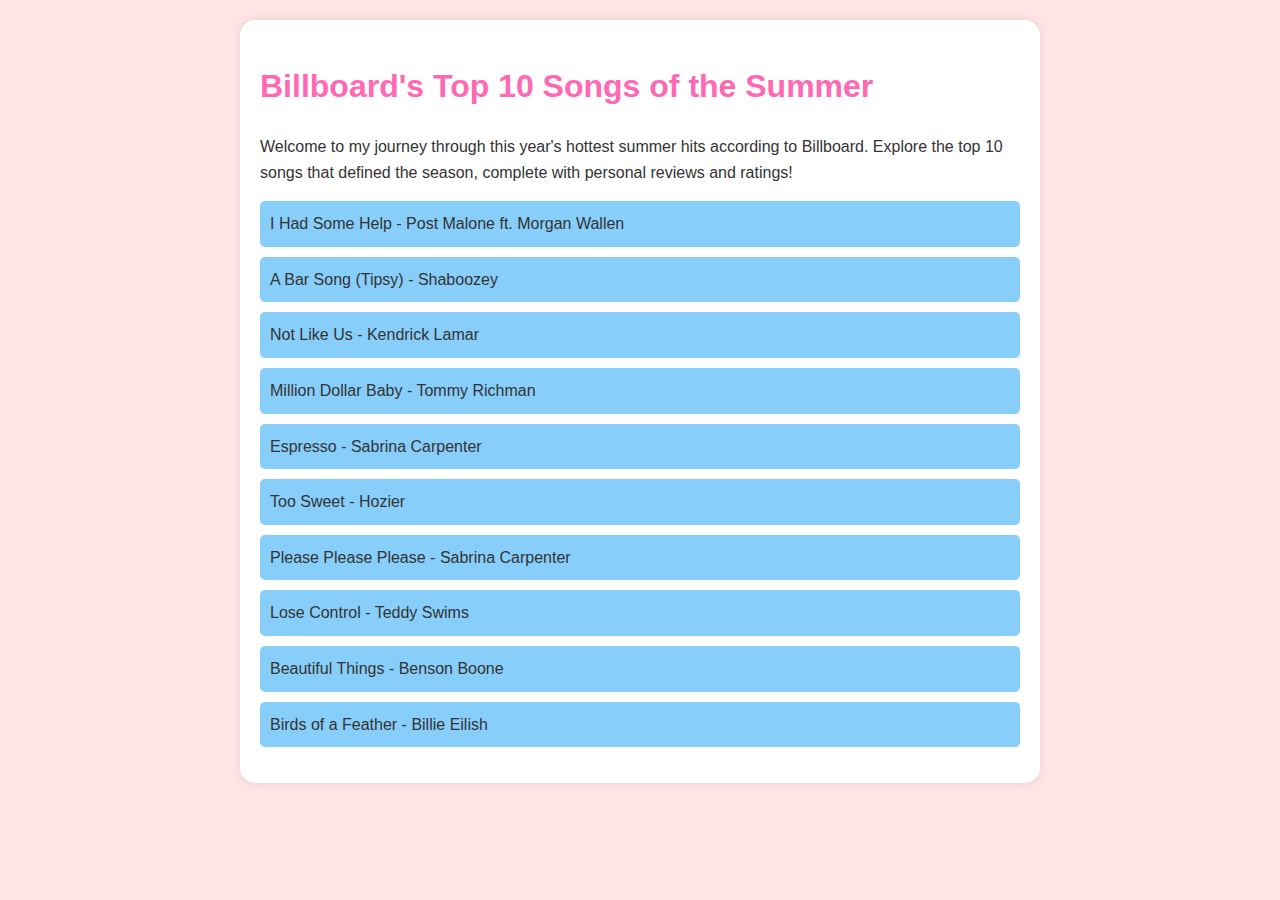
<file: index.html>
<!DOCTYPE html>
<html lang="en">
<head>
    <meta charset="UTF-8">
    <meta name="viewport" content="width=device-width, initial-scale=1.0">
    <title>Billboard's Song of the Summer</title>
    <style>
        body {
            font-family: 'Comic Sans MS', cursive, sans-serif;
            background-color: #FFE5E5;
            color: #333;
            line-height: 1.6;
            padding: 20px;
            max-width: 800px;
            margin: 0 auto;
        }
        h1, h2, h3 {
            color: #FF69B4;
        }
        .container {
            background-color: #FFF;
            border-radius: 15px;
            padding: 20px;
            box-shadow: 0 0 10px rgba(0,0,0,0.1);
        }
        .song-list {
            list-style-type: none;
            padding: 0;
        }
        .song-list li {
            margin-bottom: 10px;
        }
        .song-list a {
            display: block;
            padding: 10px;
            background-color: #87CEFA;
            color: #333;
            text-decoration: none;
            border-radius: 5px;
            transition: background-color 0.3s;
        }
        .song-list a:hover {
            background-color: #00CED1;
        }
        .back-link {
            display: inline-block;
            margin-top: 20px;
            padding: 10px 15px;
            background-color: #98FB98;
            color: #333;
            text-decoration: none;
            border-radius: 5px;
            transition: background-color 0.3s;
        }
        .back-link:hover {
            background-color: #00FF7F;
        }
        .cover-image {
            max-width: 100%;
            height: auto;
            border-radius: 10px;
            margin-bottom: 20px;
        }
        .rating {
            font-size: 24px;
            font-weight: bold;
            color: #FFD700;
        }
    </style>
</head>
<body>
    <div class="container">
        <h1>Billboard's Top 10 Songs of the Summer</h1>
        <p>Welcome to my journey through this year's hottest summer hits according to Billboard. Explore the top 10 songs that defined the season, complete with personal reviews and ratings!</p>
        <ul class="song-list">
            <li><a href="song1.html">I Had Some Help - Post Malone ft. Morgan Wallen</a></li>
            <li><a href="song2.html">A Bar Song (Tipsy) - Shaboozey</a></li>
            <li><a href="song3.html">Not Like Us - Kendrick Lamar</a></li>
            <li><a href="song4.html">Million Dollar Baby - Tommy Richman</a></li>
            <li><a href="song5.html">Espresso - Sabrina Carpenter</a></li>
            <li><a href="song6.html">Too Sweet - Hozier</a></li>
            <li><a href="song7.html">Please Please Please - Sabrina Carpenter</a></li>
            <li><a href="song8.html">Lose Control - Teddy Swims</a></li>
            <li><a href="song9.html">Beautiful Things - Benson Boone</a></li>
            <li><a href="song10.html">Birds of a Feather - Billie Eilish</a></li>
        </ul>
    </div>
</body>
</html>


<!DOCTYPE html>
<html lang="en">
<head>
    <meta charset="UTF-8">
    <meta name="viewport" content="width=device-width, initial-scale=1.0">
    <title>Song Title - Billboard's Song of the Summer</title>
    <link rel="stylesheet" href="styles.css">
</head>
</file>
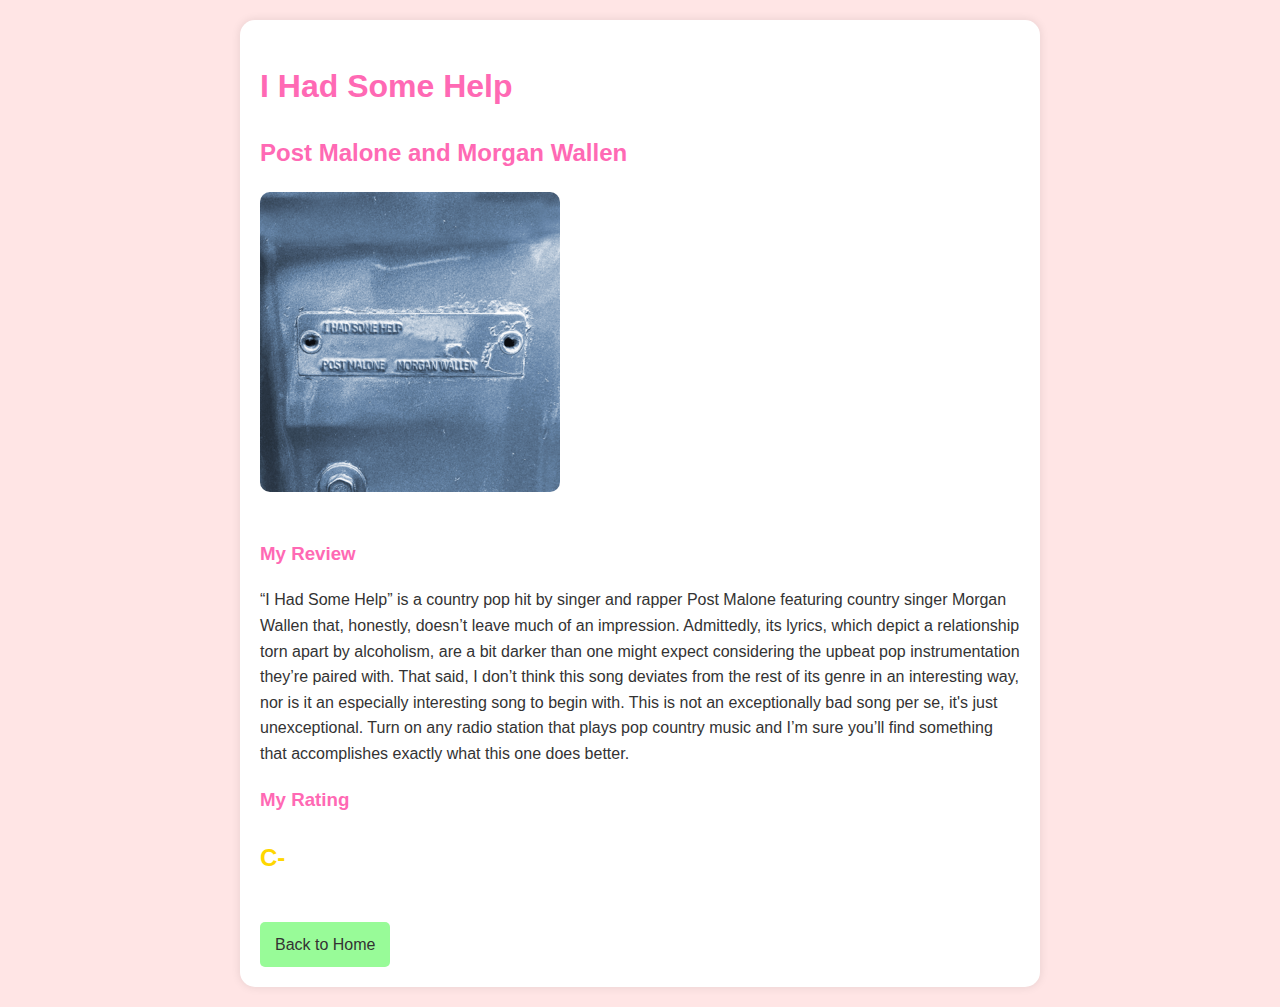
<file: song1.html>
<!DOCTYPE html>
<html lang="en">
<head>
    <meta charset="UTF-8">
    <meta name="viewport" content="width=device-width, initial-scale=1.0">
    <title>Song Title - Billboard's Song of the Summer</title>
    <link rel="stylesheet" href="styles.css">
</head>
<body>
    <div class="container">
        <h1>I Had Some Help</h1>
        <h2>Post Malone and Morgan Wallen</h2>
        <img src="help.png" alt="Album cover for Post Malone's "I Had Some Help" featuring Morgan Wallen" class="cover-image">
        <h3>My Review</h3>
        <p>“I Had Some Help” is a country pop hit by singer and rapper Post Malone featuring country singer Morgan Wallen that, honestly, doesn’t leave much of an impression. Admittedly, its lyrics, which depict a relationship torn apart by alcoholism, are a bit darker than one might expect considering the upbeat pop instrumentation they’re paired with. That said, I don’t think this song deviates from the rest of its genre in an interesting way, nor is it an especially interesting song to begin with. This is not an exceptionally bad song per se, it's just unexceptional. Turn on any radio station that plays pop country music and I’m sure you’ll find something that accomplishes exactly what this one does better.</p>
        <h3>My Rating</h3>
        <p class="rating">C-</p>
        <a href="index.html" class="back-link">Back to Home</a>
    </div>
</body>
</html>
</file>
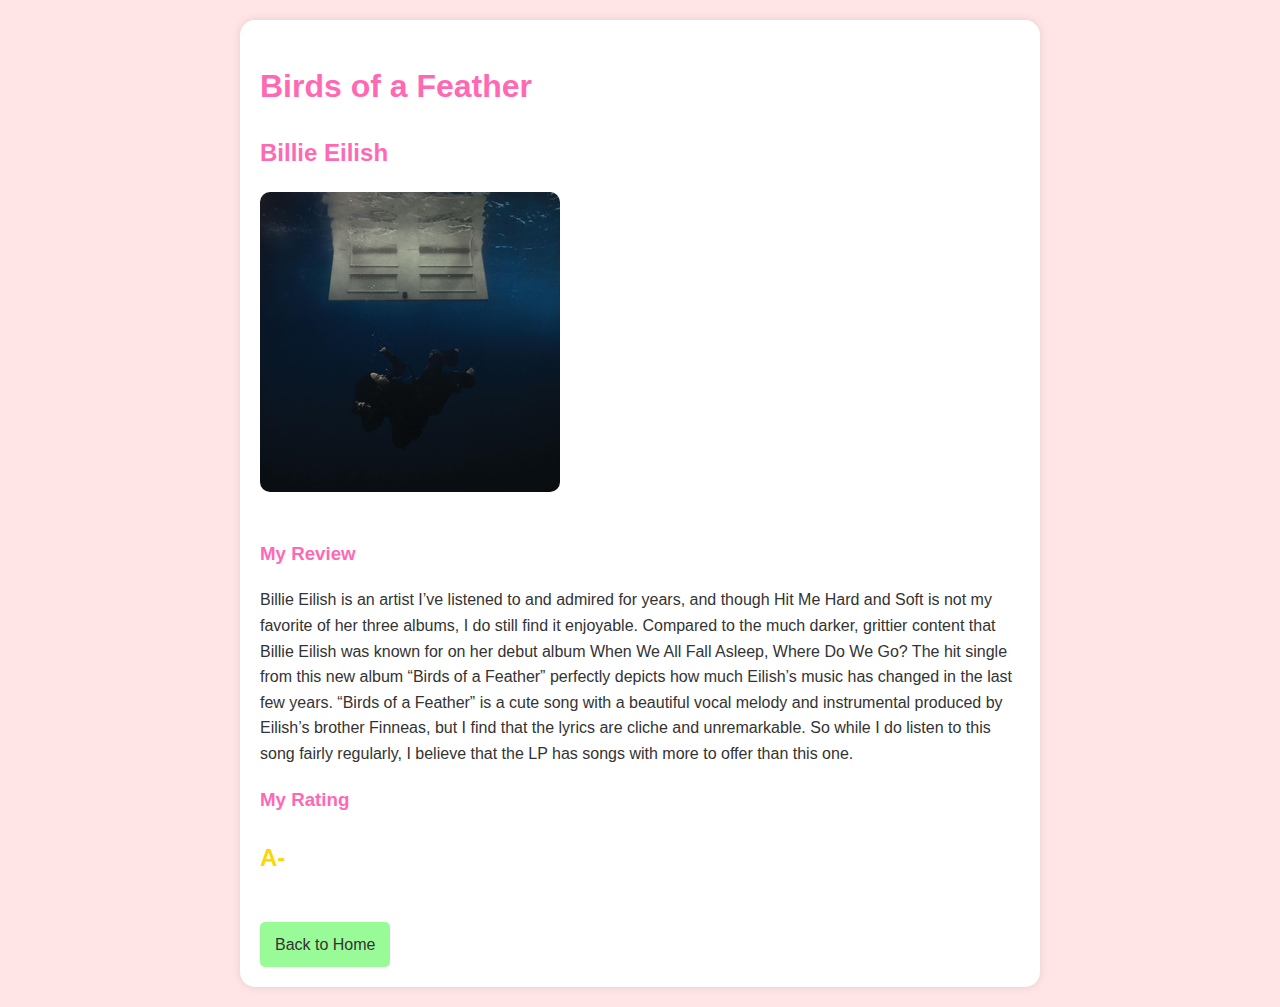
<file: song10.html>
<!DOCTYPE html>
<html lang="en">
<head>
    <meta charset="UTF-8">
    <meta name="viewport" content="width=device-width, initial-scale=1.0">
    <title>Song Title - Billboard's Song of the Summer</title>
    <link rel="stylesheet" href="styles.css">
</head>
<body>
    <div class="container">
        <h1>Birds of a Feather</h1>
        <h2>Billie Eilish</h2>
        <img src="birds-of.png" alt="Song Cover" class="cover-image">
        <h3>My Review</h3>
        <p>Billie Eilish is an artist I’ve listened to and admired for years, and though Hit Me Hard and Soft is not my favorite of her three albums, I do still find it enjoyable. Compared to the much darker, grittier content that Billie Eilish was known for on her debut album When We All Fall Asleep, Where Do We Go? The hit single from this new album “Birds of a Feather” perfectly depicts how much Eilish’s music has changed in the last few years. “Birds of a Feather” is a cute song with a beautiful vocal melody and instrumental produced by Eilish’s brother Finneas, but I find that the lyrics are cliche and unremarkable. So while I do listen to this song fairly regularly, I believe that the LP has songs with more to offer than this one.</p>
        <h3>My Rating</h3>
        <p class="rating">A-</p>
        <a href="index.html" class="back-link">Back to Home</a>
    </div>
</body>
</html>
</file>
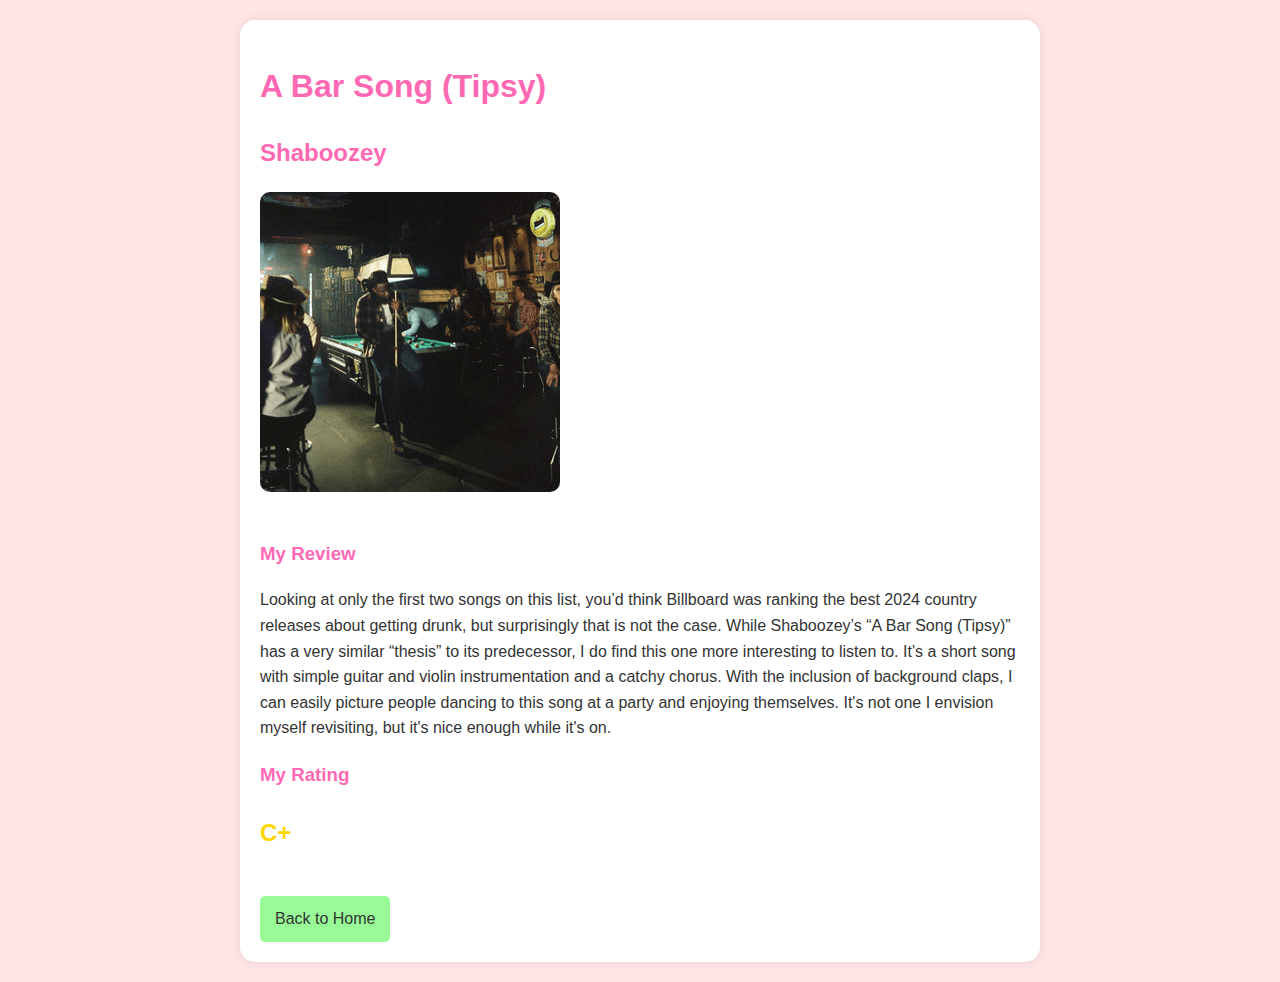
<file: song2.html>
<!DOCTYPE html>
<html lang="en">
<head>
    <meta charset="UTF-8">
    <meta name="viewport" content="width=device-width, initial-scale=1.0">
    <title>Song Title - Billboard's Song of the Summer</title>
    <link rel="stylesheet" href="styles.css">
</head>
<body>
    <div class="container">
        <h1>A Bar Song (Tipsy)</h1>
        <h2>Shaboozey</h2>
        <img src="bar-song.png" alt="Album cover for Shaboozey's single "A Bar Song (Tipsy)"" class="cover-image">
        <h3>My Review</h3>
        <p>Looking at only the first two songs on this list, you’d think Billboard was ranking the best 2024 country releases about getting drunk, but surprisingly that is not the case. While Shaboozey’s “A Bar Song (Tipsy)” has a very similar “thesis” to its predecessor, I do find this one more interesting to listen to. It’s a short song with simple guitar and violin instrumentation and a catchy chorus. With the inclusion of background claps, I can easily picture people dancing to this song at a party and enjoying themselves. It's not one I envision myself revisiting, but it's nice enough while it's on.</p>
        <h3>My Rating</h3>
        <p class="rating">C+</p>
        <a href="index.html" class="back-link">Back to Home</a>
    </div>
</body>
</html>
</file>
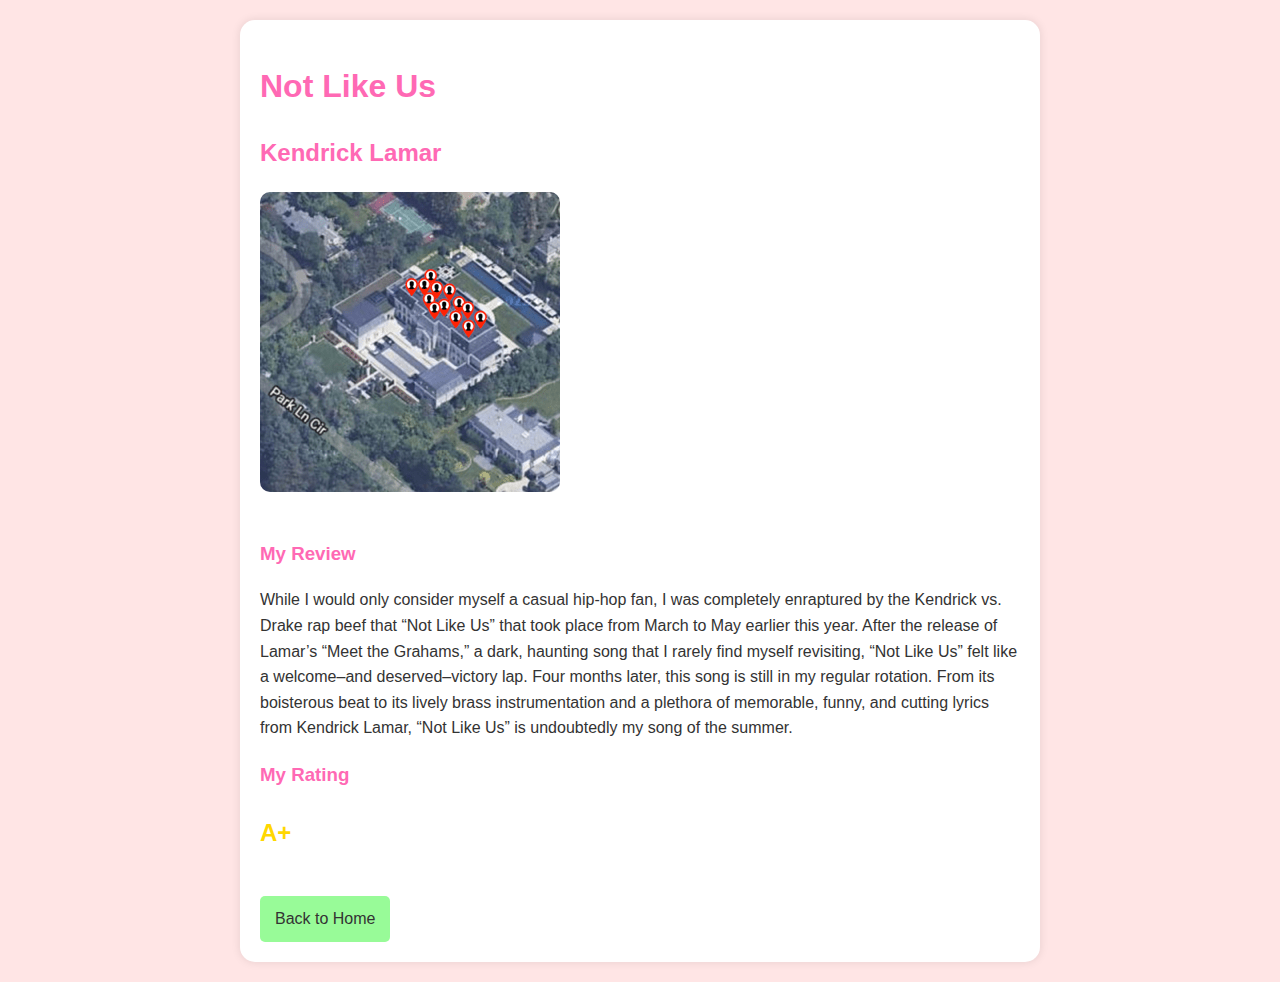
<file: song3.html>
<!DOCTYPE html>
<html lang="en">
<head>
    <meta charset="UTF-8">
    <meta name="viewport" content="width=device-width, initial-scale=1.0">
    <title>Song Title - Billboard's Song of the Summer</title>
    <link rel="stylesheet" href="styles.css">
</head>
<body>
    <div class="container">
        <h1>Not Like Us</h1>
        <h2>Kendrick Lamar</h2>
        <img src="not-like-us.png" alt="Album cover for Kendrick Lamar's single "Not Like Us"" class="cover-image">
        <h3>My Review</h3>
        <p>While I would only consider myself a casual hip-hop fan, I was completely enraptured by the Kendrick vs. Drake rap beef that “Not Like Us” that took place from March to May earlier this year. After the release of Lamar’s “Meet the Grahams,” a dark, haunting song that I rarely find myself revisiting, “Not Like Us” felt like a welcome–and deserved–victory lap. Four months later, this song is still in my regular rotation. From its boisterous beat to its lively brass instrumentation and a plethora of memorable, funny, and cutting lyrics from Kendrick Lamar, “Not Like Us” is undoubtedly my song of the summer.</p>
        <h3>My Rating</h3>
        <p class="rating">A+</p>
        <a href="index.html" class="back-link">Back to Home</a>
    </div>
</body>
</html>
</file>
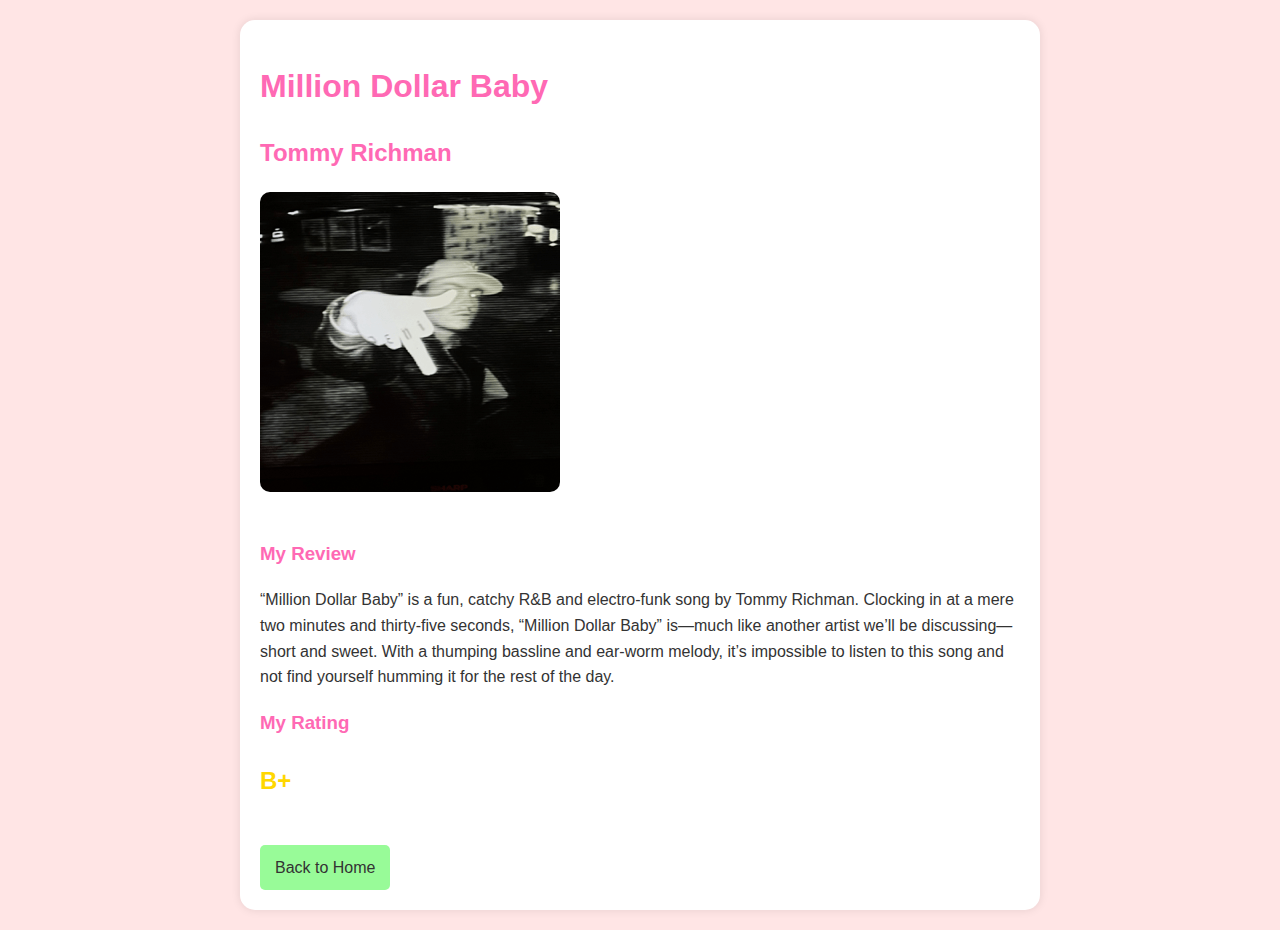
<file: song4.html>
<!DOCTYPE html>
<html lang="en">
<head>
    <meta charset="UTF-8">
    <meta name="viewport" content="width=device-width, initial-scale=1.0">
    <title>Song Title - Billboard's Song of the Summer</title>
    <link rel="stylesheet" href="styles.css">
</head>
<body>
    <div class="container">
        <h1>Million Dollar Baby</h1>
        <h2>Tommy Richman</h2>
        <img src="million-dollar.png" alt="Album cover for Tommy Richman's single "Million Dollar Baby"" class="cover-image">
        <h3>My Review</h3>
        <p>“Million Dollar Baby” is a fun, catchy R&B and electro-funk song by Tommy Richman. Clocking in at a mere two minutes and thirty-five seconds, “Million Dollar Baby” is—much like another artist we’ll be discussing—short and sweet. With a thumping bassline and ear-worm melody, it’s impossible to listen to this song and not find yourself humming it for the rest of the day.
</p>
        <h3>My Rating</h3>
        <p class="rating">B+</p>
        <a href="index.html" class="back-link">Back to Home</a>
    </div>
</body>
</html>
</file>
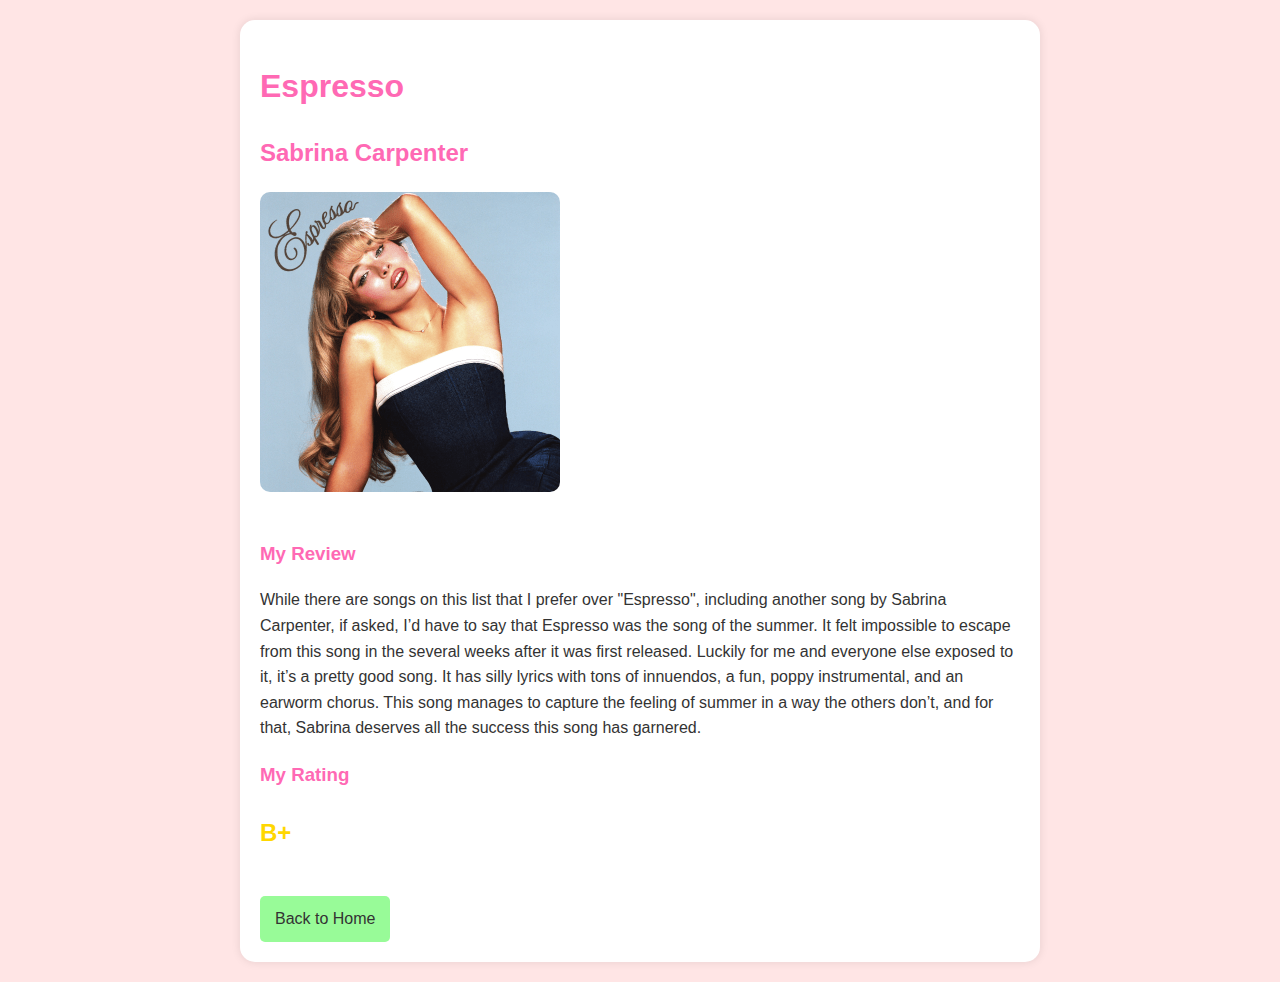
<file: song5.html>
<!DOCTYPE html>
<html lang="en">
<head>
    <meta charset="UTF-8">
    <meta name="viewport" content="width=device-width, initial-scale=1.0">
    <title>Song Title - Billboard's Song of the Summer</title>
    <link rel="stylesheet" href="styles.css">
</head>
<body>
    <div class="container">
        <h1>Espresso</h1>
        <h2>Sabrina Carpenter</h2>
        <img src="espresso.png" alt="Song Cover" class="cover-image">
        <h3>My Review</h3>
        <p>While there are songs on this list that I prefer over "Espresso", including another song by Sabrina Carpenter, if asked, I’d have to say that Espresso was the song of the summer. It felt impossible to escape from this song in the several weeks after it was first released. Luckily for me and everyone else exposed to it, it’s a pretty good song. It has silly lyrics with tons of innuendos, a fun, poppy instrumental, and an earworm chorus. This song manages to capture the feeling of summer in a way the others don’t, and for that, Sabrina deserves all the success this song has garnered. </p>
        <h3>My Rating</h3>
        <p class="rating">B+</p>
        <a href="index.html" class="back-link">Back to Home</a>
    </div>
</body>
</html>
</file>
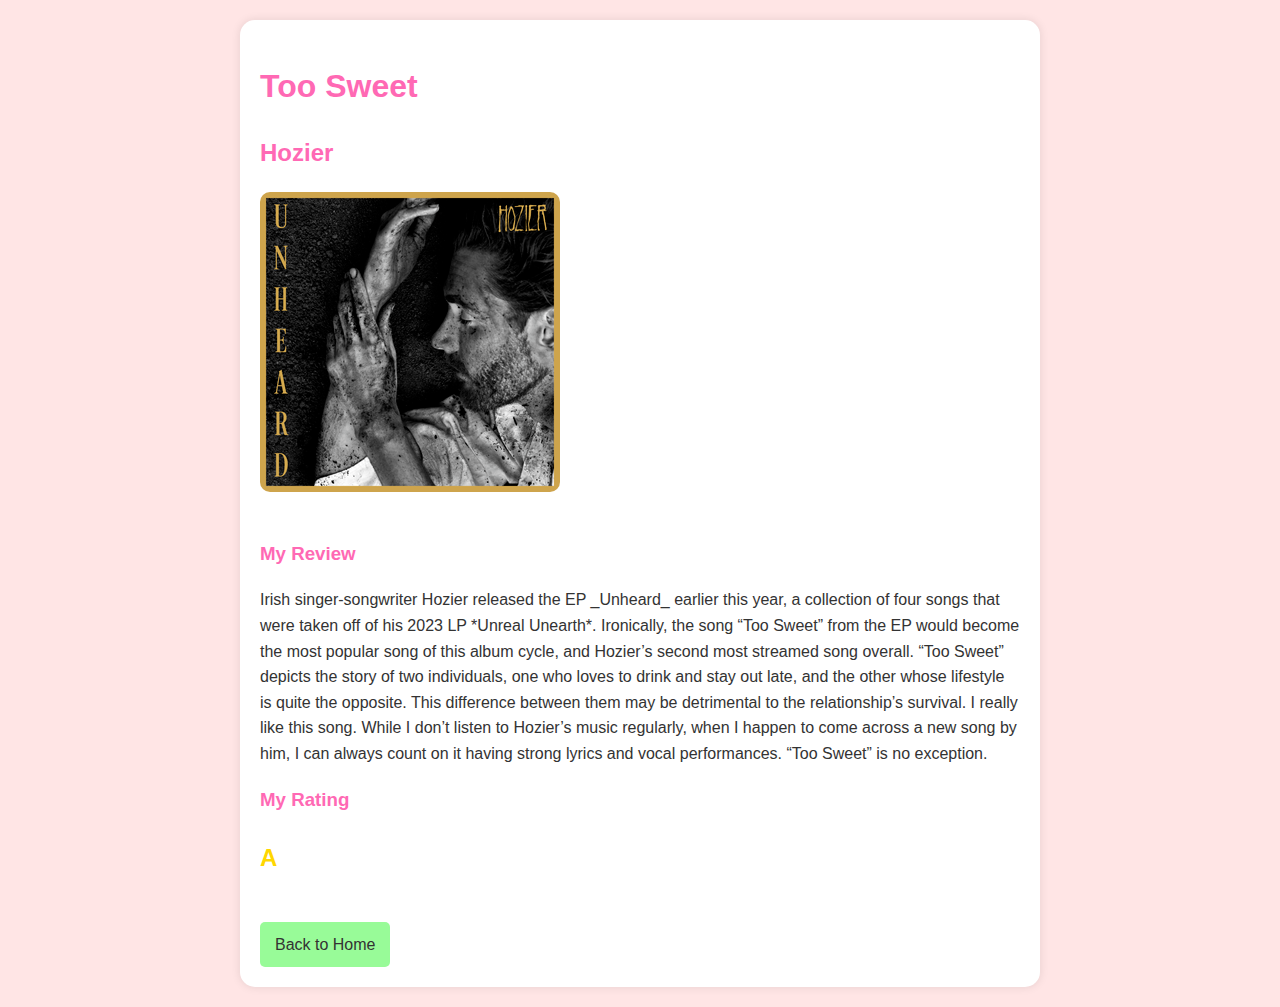
<file: song6.html>
<!DOCTYPE html>
<html lang="en">
<head>
    <meta charset="UTF-8">
    <meta name="viewport" content="width=device-width, initial-scale=1.0">
    <title>Song Title - Billboard's Song of the Summer</title>
    <link rel="stylesheet" href="styles.css">
</head>
<body>
    <div class="container">
        <h1>Too Sweet</h1>
        <h2>Hozier</h2>
        <img src="too-sweet.png" alt="Song Cover" class="cover-image">
        <h3>My Review</h3>
        <p>Irish singer-songwriter Hozier released the EP _Unheard_ earlier this year, a collection of four songs that were taken off of his 2023 LP *Unreal Unearth*. Ironically, the song “Too Sweet” from the EP would become the most popular song of this album cycle, and Hozier’s second most streamed song overall. “Too Sweet” depicts the story of two individuals, one who loves to drink and stay out late, and the other whose lifestyle is quite the opposite. This difference between them may be detrimental to the relationship’s survival. I really like this song. While I don’t listen to Hozier’s music regularly, when I happen to come across a new song by him, I can always count on it having strong lyrics and vocal performances. “Too Sweet” is no exception.</p>
        <h3>My Rating</h3>
        <p class="rating">A</p>
        <a href="index.html" class="back-link">Back to Home</a>
    </div>
</body>
</html>
</file>
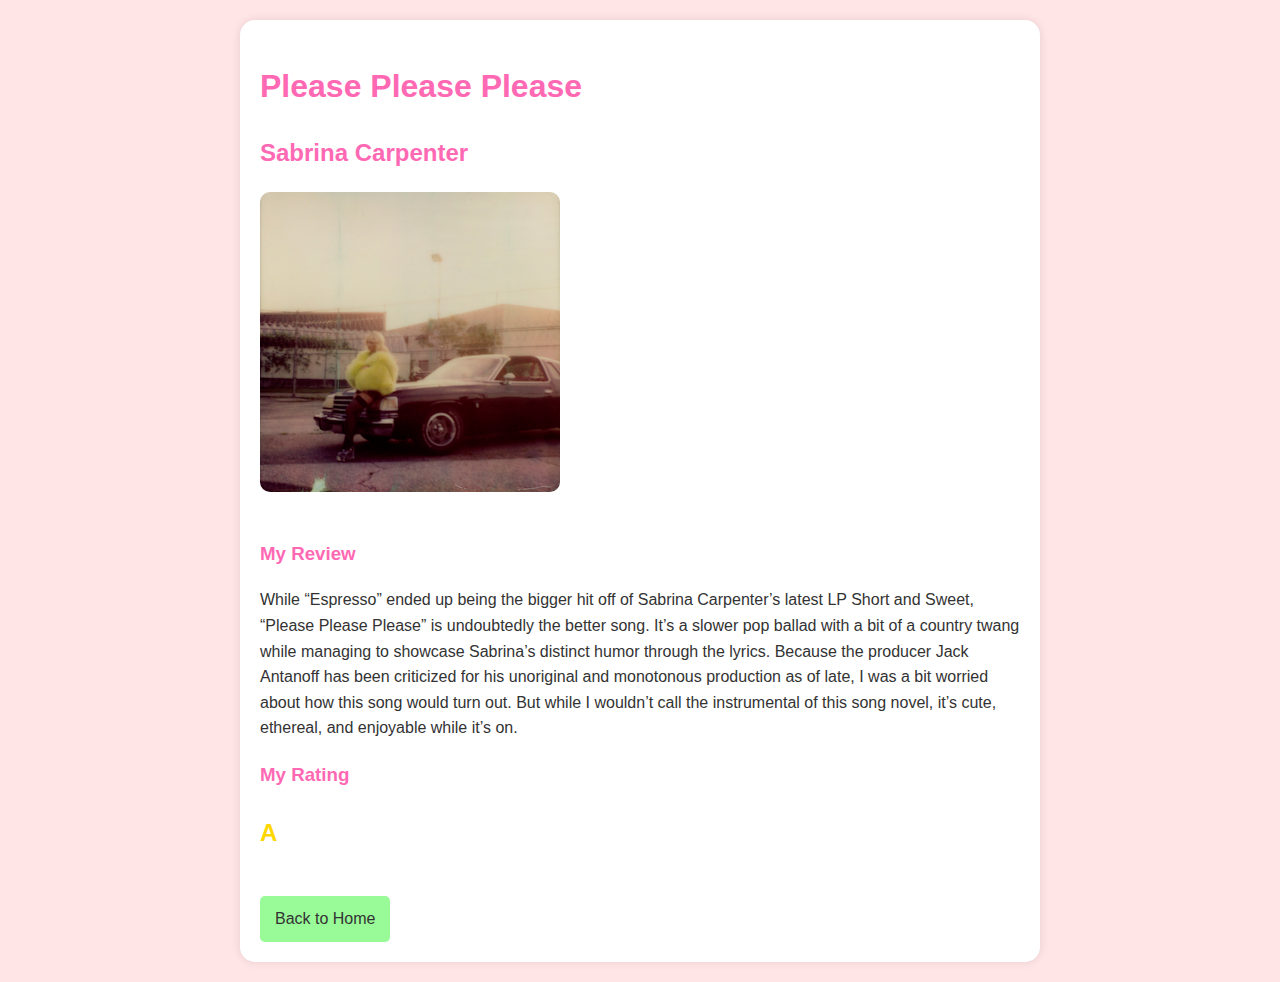
<file: song7.html>
<!DOCTYPE html>
<html lang="en">
<head>
    <meta charset="UTF-8">
    <meta name="viewport" content="width=device-width, initial-scale=1.0">
    <title>Song Title - Billboard's Song of the Summer</title>
    <link rel="stylesheet" href="styles.css">
</head>
<body>
    <div class="container">
        <h1>Please Please Please</h1>
        <h2>Sabrina Carpenter</h2>
        <img src="please.png" alt="Song Cover" class="cover-image">
        <h3>My Review</h3>
        <p>While “Espresso” ended up being the bigger hit off of Sabrina Carpenter’s latest LP Short and Sweet, “Please Please Please” is undoubtedly the better song. It’s a slower pop ballad with a bit of a country twang while managing to showcase Sabrina’s distinct humor through the lyrics. Because the producer Jack Antanoff has been criticized for his unoriginal and monotonous production as of late, I was a bit worried about how this song would turn out. But while I wouldn’t call the instrumental of this song novel, it’s cute, ethereal, and enjoyable while it’s on.</p>
        <h3>My Rating</h3>
        <p class="rating">A</p>
        <a href="index.html" class="back-link">Back to Home</a>
    </div>
</body>
</html>
</file>
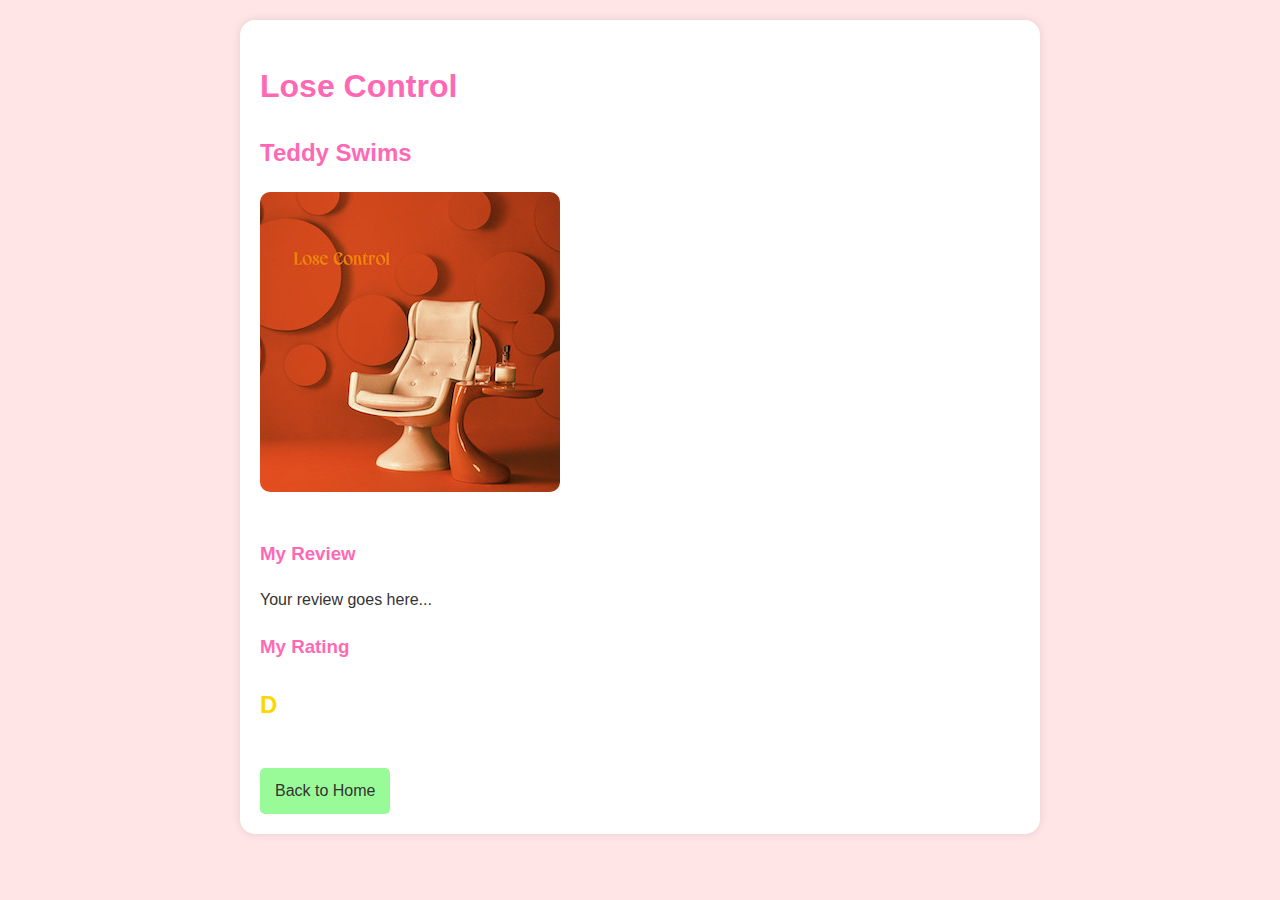
<file: song8.html>
<!DOCTYPE html>
<html lang="en">
<head>
    <meta charset="UTF-8">
    <meta name="viewport" content="width=device-width, initial-scale=1.0">
    <title>Song Title - Billboard's Song of the Summer</title>
    <link rel="stylesheet" href="styles.css">
</head>
<body>
    <div class="container">
        <h1>Lose Control</h1>
        <h2>Teddy Swims</h2>
        <img src="lose-control.png" alt="Song Cover" class="cover-image">
        <h3>My Review</h3>
        <p>Your review goes here...</p>
        <h3>My Rating</h3>
        <p class="rating">D</p>
        <a href="index.html" class="back-link">Back to Home</a>
    </div>
</body>
</html>
</file>
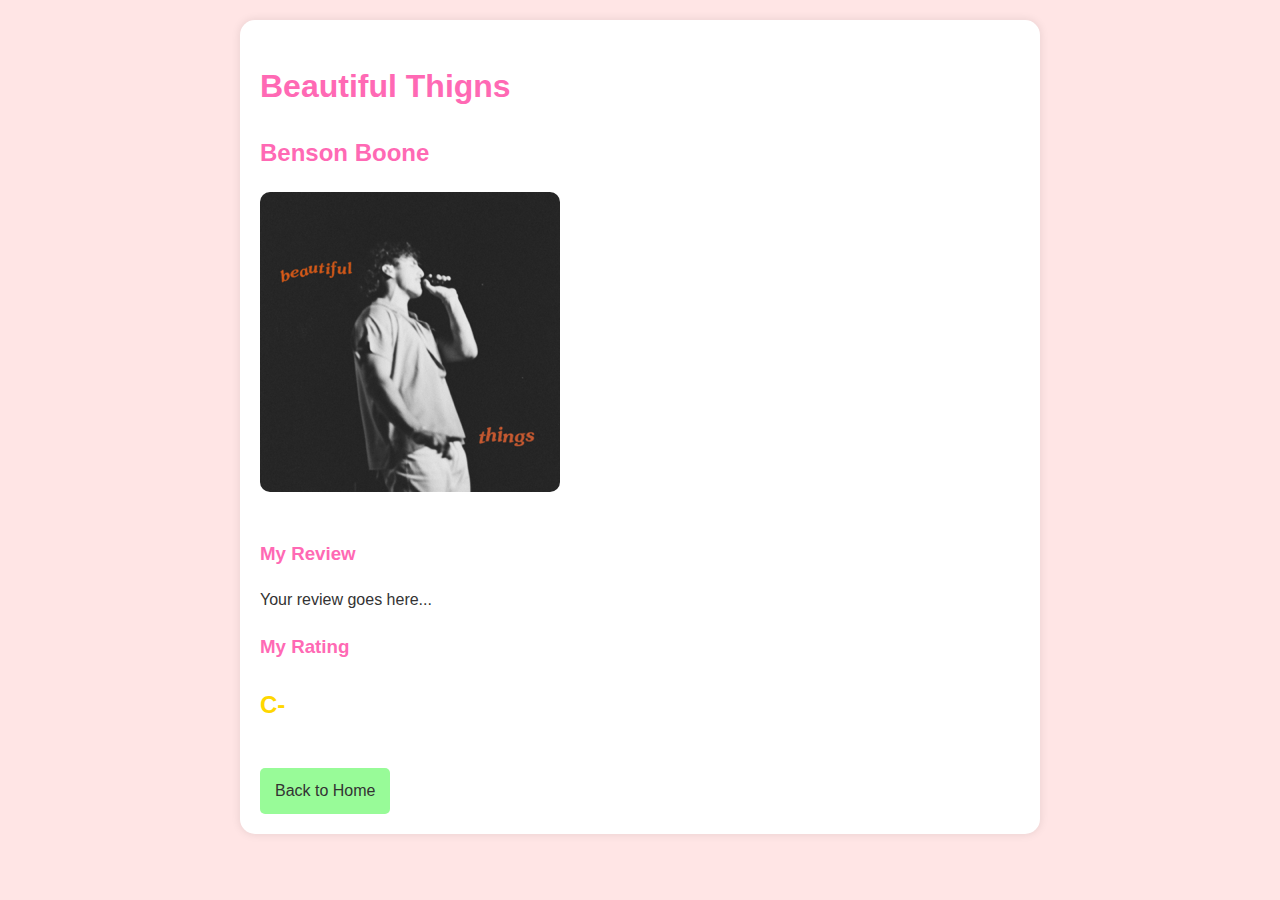
<file: song9.html>
<!DOCTYPE html>
<html lang="en">
<head>
    <meta charset="UTF-8">
    <meta name="viewport" content="width=device-width, initial-scale=1.0">
    <title>Song Title - Billboard's Song of the Summer</title>
    <link rel="stylesheet" href="styles.css">
</head>
<body>
    <div class="container">
        <h1>Beautiful Thigns</h1>
        <h2>Benson Boone</h2>
        <img src="beautiful-things.png" alt="Song Cover" class="cover-image">
        <h3>My Review</h3>
        <p>Your review goes here...</p>
        <h3>My Rating</h3>
        <p class="rating">C-</p>
        <a href="index.html" class="back-link">Back to Home</a>
    </div>
</body>
</html>
</file>
<file: styles.css>
body {
    font-family: 'Comic Sans MS', cursive, sans-serif;
    background-color: #FFE5E5;
    color: #333;
    line-height: 1.6;
    padding: 20px;
    max-width: 800px;
    margin: 0 auto;
}
h1, h2, h3 {
    color: #FF69B4;
}
.container {
    background-color: #FFF;
    border-radius: 15px;
    padding: 20px;
    box-shadow: 0 0 10px rgba(0,0,0,0.1);
}
.song-list {
    list-style-type: none;
    padding: 0;
}
.song-list li {
    margin-bottom: 10px;
}
.song-list a {
    display: block;
    padding: 10px;
    background-color: #87CEFA;
    color: #333;
    text-decoration: none;
    border-radius: 5px;
    transition: background-color 0.3s;
}
.song-list a:hover {
    background-color: #00CED1;
}
.back-link {
    display: inline-block;
    margin-top: 20px;
    padding: 10px 15px;
    background-color: #98FB98;
    color: #333;
    text-decoration: none;
    border-radius: 5px;
    transition: background-color 0.3s;
}
.back-link:hover {
    background-color: #00FF7F;
}
.cover-image {
    max-width: 100%;
    height: auto;
    border-radius: 10px;
    margin-bottom: 20px;
}
.rating {
    font-size: 24px;
    font-weight: bold;
    color: #FFD700;
}
</file>
